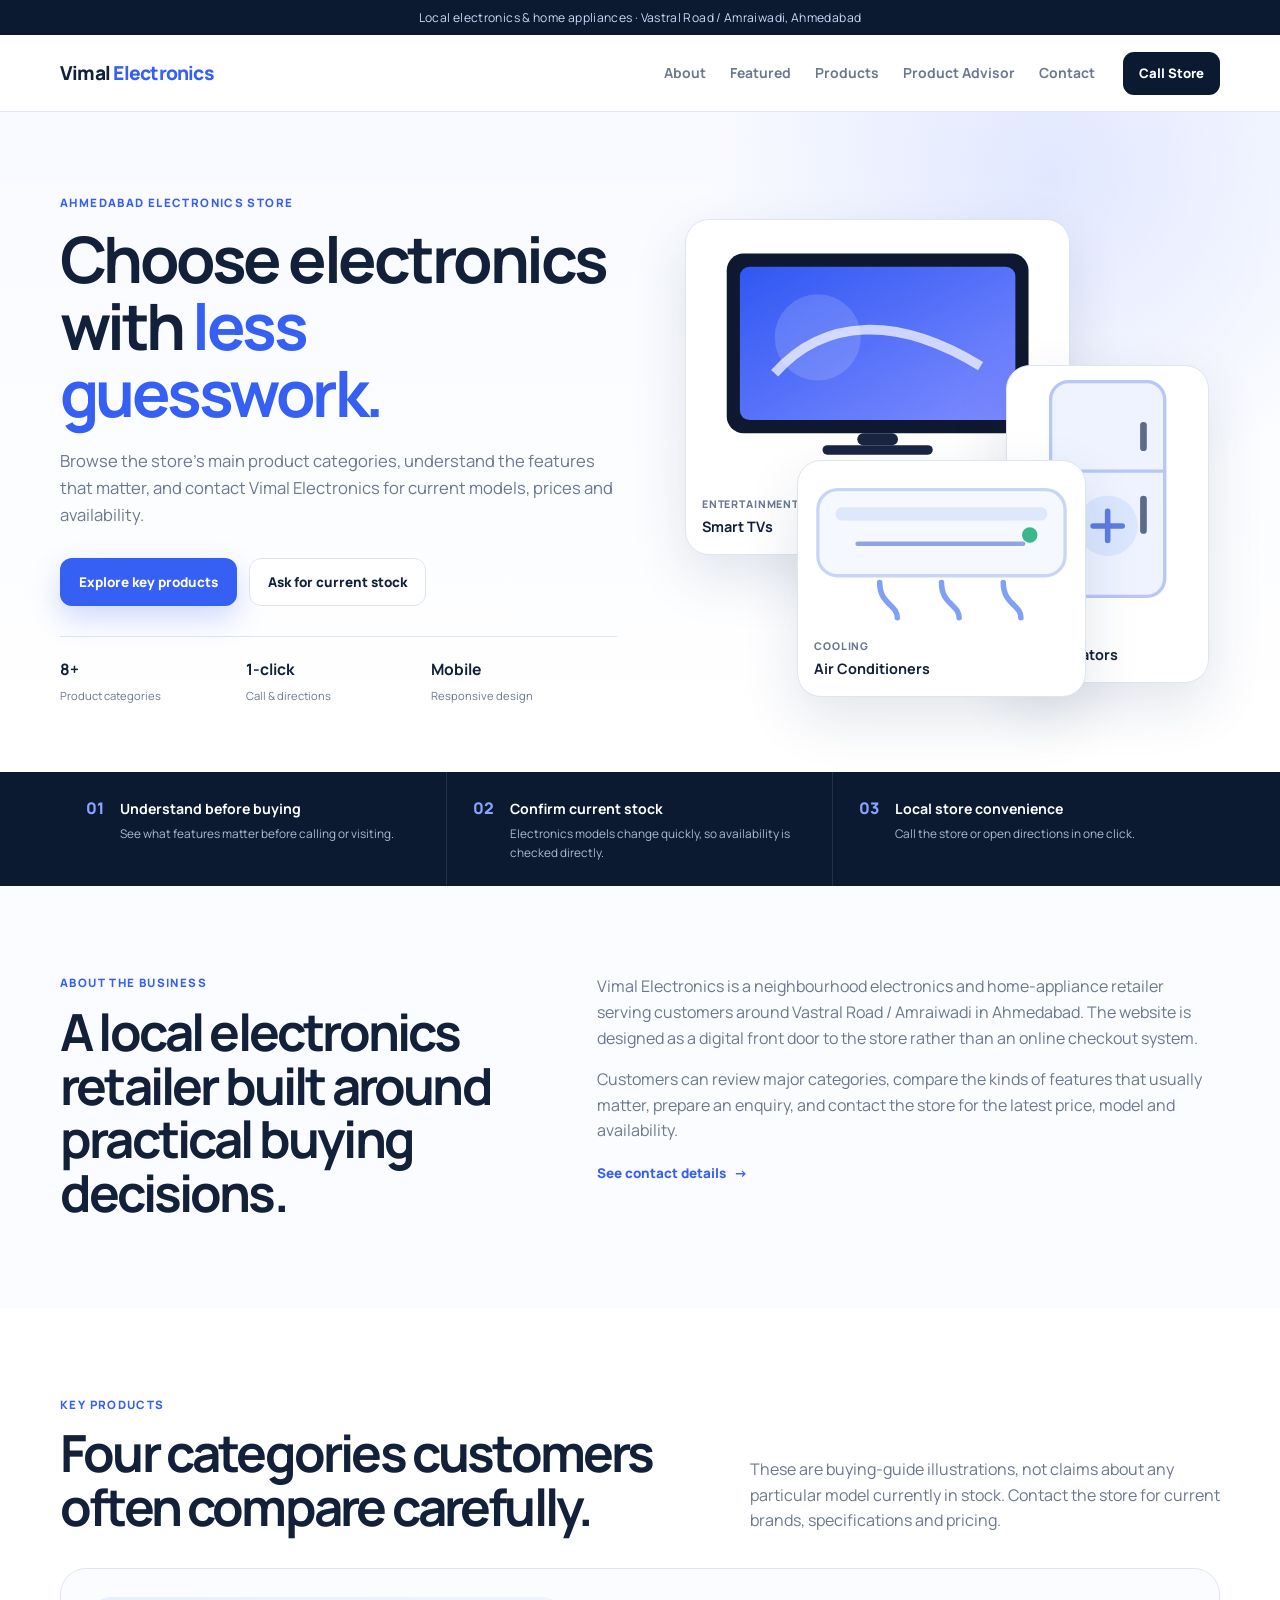
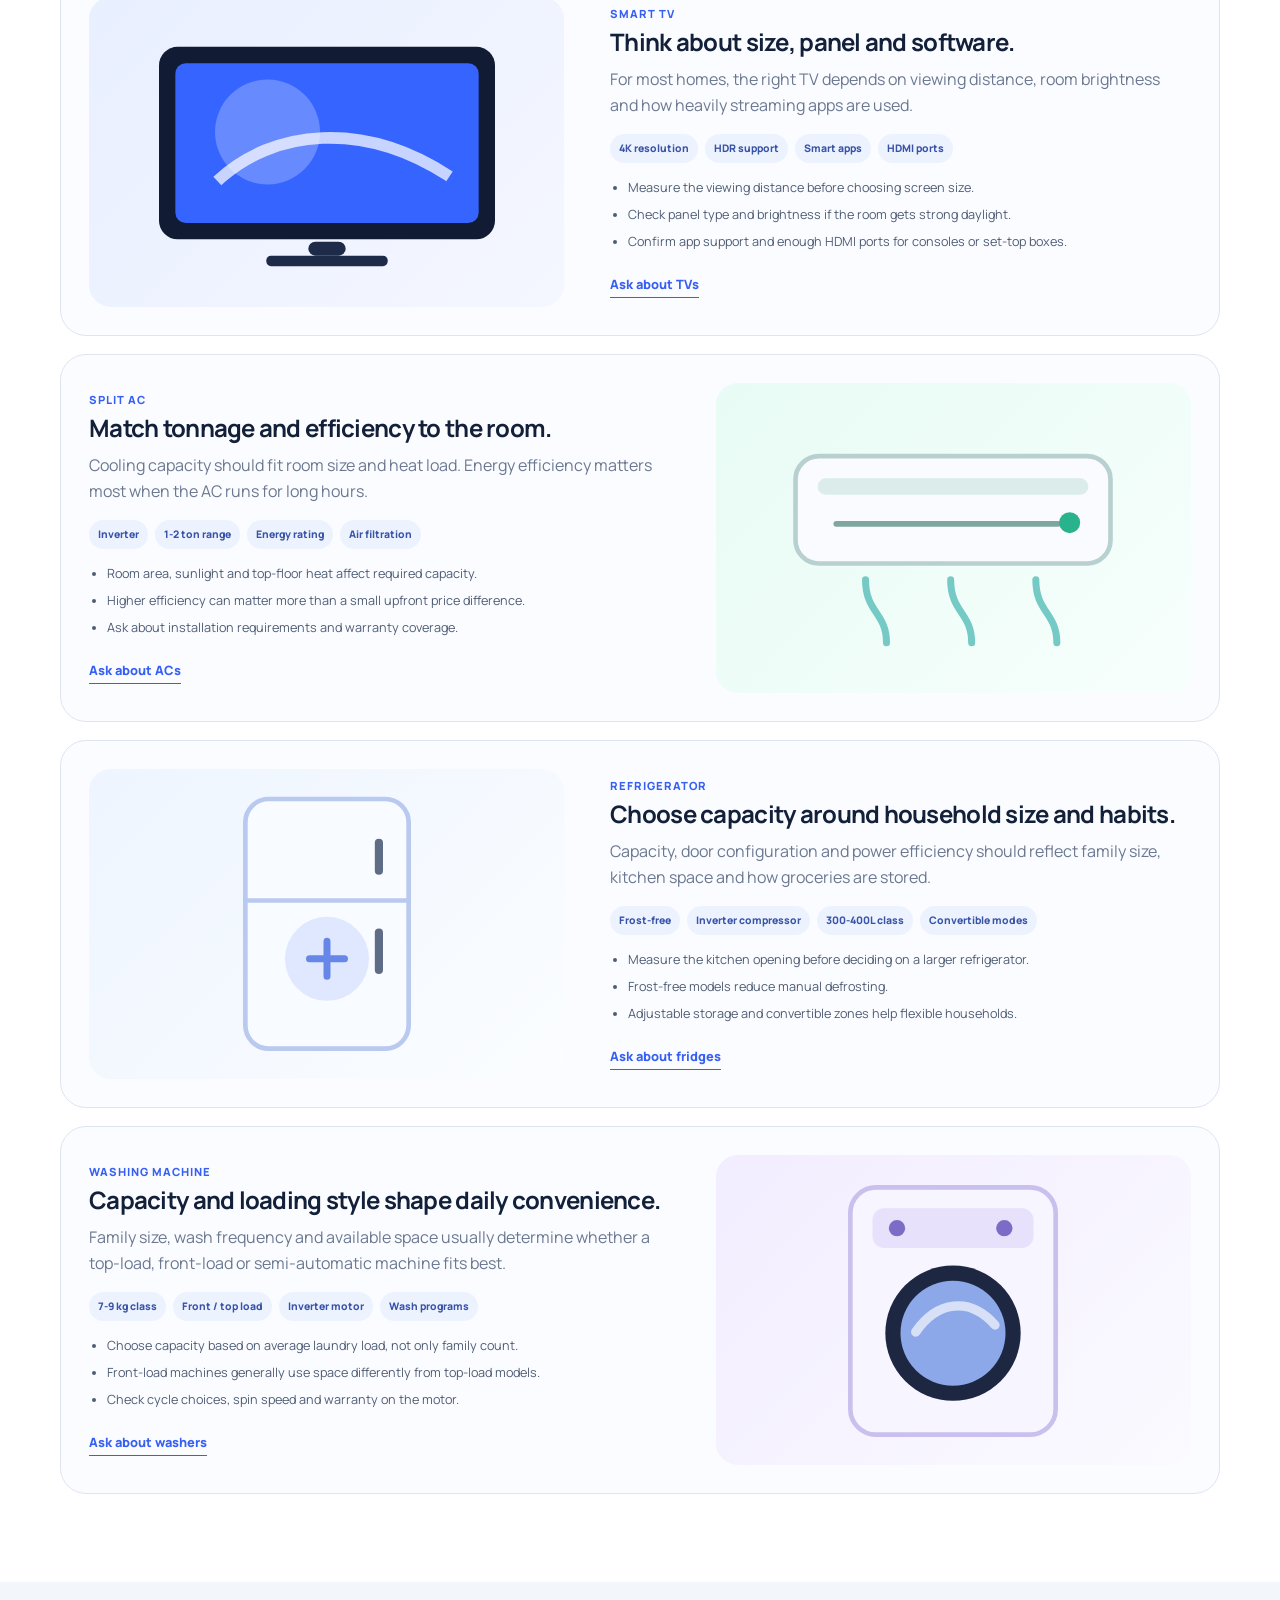
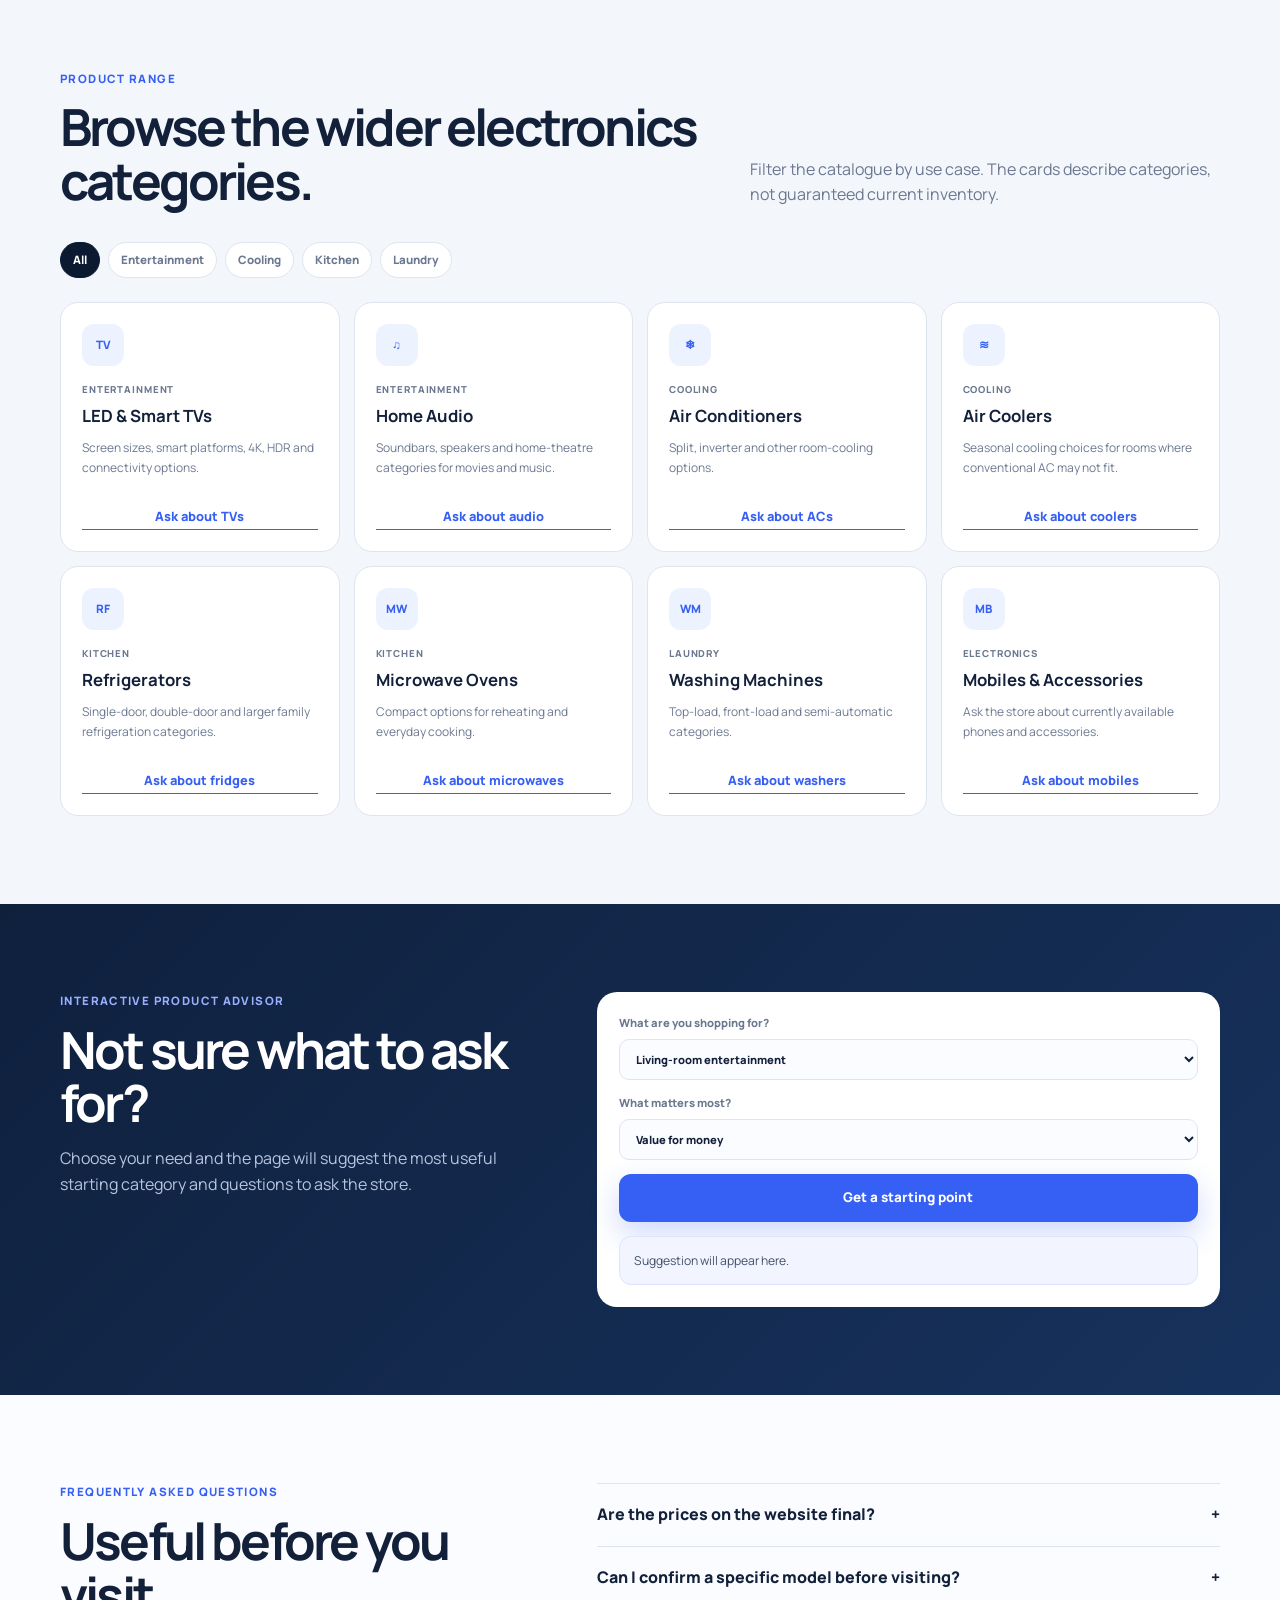
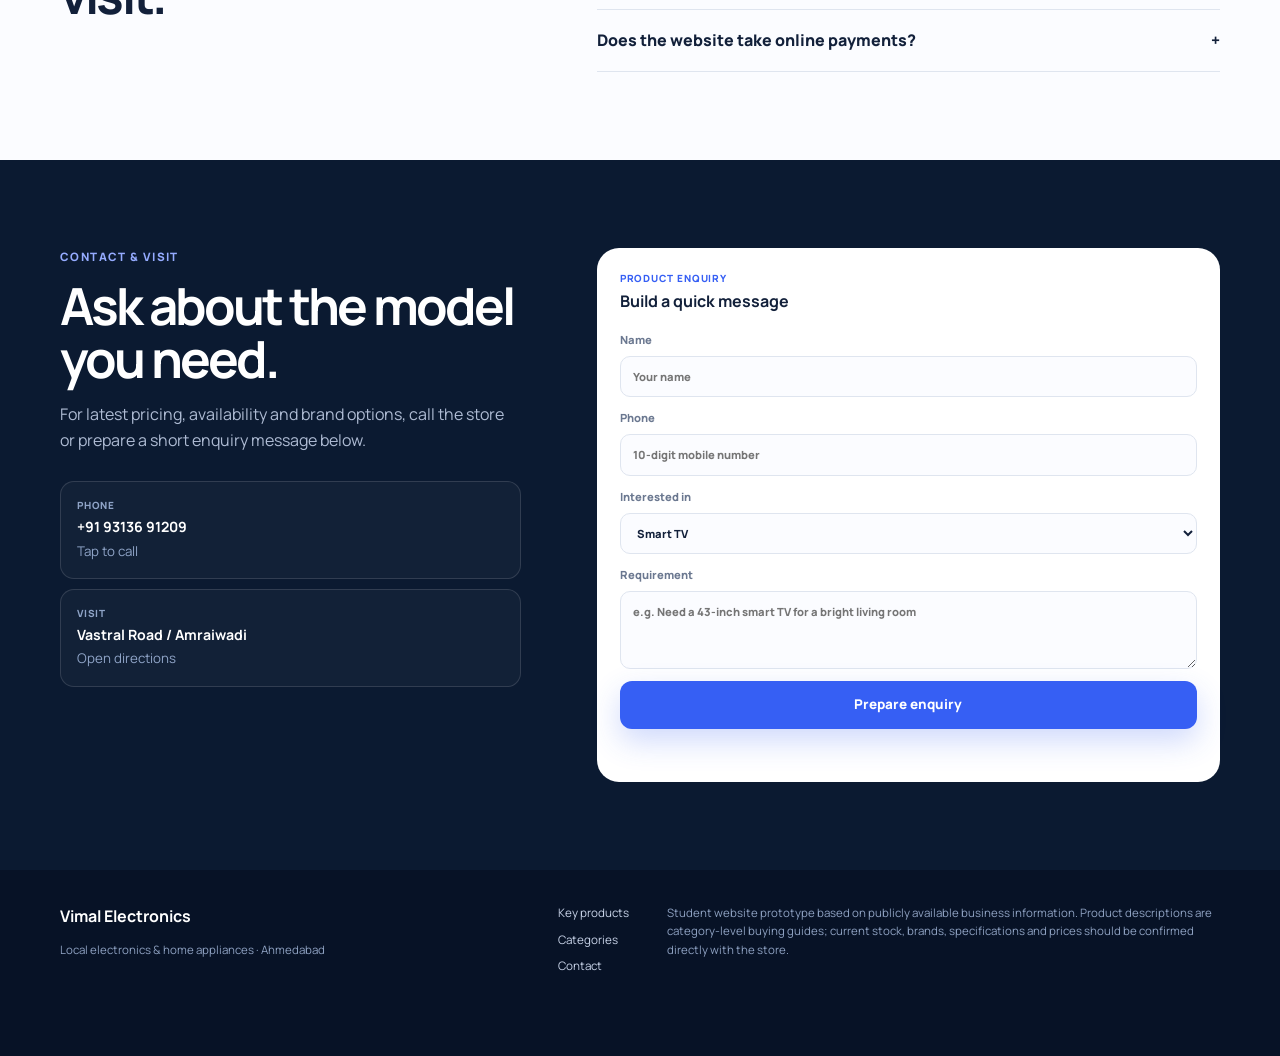
<file: index.html>
<!DOCTYPE html>
<html lang="en">
<head>
  <meta charset="UTF-8" />
  <meta name="viewport" content="width=device-width, initial-scale=1.0" />
  <meta name="description" content="Vimal Electronics - local electronics and home-appliance store in Ahmedabad." />
  <meta name="theme-color" content="#0c1b33" />
  <title>Vimal Electronics | Electronics & Home Appliances in Ahmedabad</title>
  <link rel="preconnect" href="https://fonts.googleapis.com" />
  <link rel="preconnect" href="https://fonts.gstatic.com" crossorigin />
  <link href="https://fonts.googleapis.com/css2?family=Manrope:wght@400;500;600;700;800&display=swap" rel="stylesheet" />
  <link rel="stylesheet" href="styles.css" />
</head>
<body>
  <header class="site-header" id="home">
    <div class="announcement">Local electronics & home appliances · Vastral Road / Amraiwadi, Ahmedabad</div>
    <nav class="nav container" aria-label="Main navigation">
      <a class="wordmark" href="#home">Vimal <span>Electronics</span></a>
      <button class="nav-toggle" id="navToggle" type="button" aria-label="Open navigation" aria-expanded="false">☰</button>
      <div class="nav-links" id="navLinks">
        <a href="#about">About</a>
        <a href="#featured">Featured</a>
        <a href="#products">Products</a>
        <a href="#advisor">Product Advisor</a>
        <a href="#contact">Contact</a>
      </div>
      <a class="nav-cta" href="tel:+919313691209">Call Store</a>
    </nav>
  </header>

  <main>
    <section class="hero">
      <div class="container hero-grid">
        <div class="hero-copy">
          <p class="eyebrow">Ahmedabad electronics store</p>
          <h1>Choose electronics with <em>less guesswork.</em></h1>
          <p class="hero-lede">Browse the store's main product categories, understand the features that matter, and contact Vimal Electronics for current models, prices and availability.</p>
          <div class="hero-actions">
            <a class="button primary" href="#featured">Explore key products</a>
            <a class="button secondary" href="#contact">Ask for current stock</a>
          </div>
          <div class="hero-proof">
            <div><strong>8+</strong><span>Product categories</span></div>
            <div><strong>1-click</strong><span>Call & directions</span></div>
            <div><strong>Mobile</strong><span>Responsive design</span></div>
          </div>
        </div>

        <div class="hero-showcase" aria-label="Illustration of home electronics">
          <div class="showcase-card tv-card">
            <svg viewBox="0 0 320 220" role="img" aria-label="Smart television illustration">
              <defs><linearGradient id="tvgrad" x1="0" y1="0" x2="1" y2="1"><stop offset="0" stop-color="#3057f3"/><stop offset="1" stop-color="#7e8cff"/></linearGradient></defs>
              <rect x="34" y="28" width="252" height="150" rx="14" fill="#0e1830"/>
              <rect x="45" y="39" width="230" height="128" rx="8" fill="url(#tvgrad)"/>
              <circle cx="110" cy="98" r="36" fill="#ffffff" opacity=".15"/>
              <path d="M74 128 C115 82, 176 79, 246 122" fill="none" stroke="#fff" stroke-width="8" opacity=".7"/>
              <rect x="143" y="178" width="34" height="10" rx="5" fill="#192541"/>
              <rect x="114" y="188" width="92" height="8" rx="4" fill="#192541"/>
            </svg>
            <div><span>Entertainment</span><strong>Smart TVs</strong></div>
          </div>
          <div class="showcase-card appliance-card">
            <svg viewBox="0 0 180 220" role="img" aria-label="Refrigerator illustration">
              <rect x="39" y="14" width="102" height="192" rx="16" fill="#eef3ff" stroke="#b7c7f7" stroke-width="3"/>
              <line x1="39" y1="94" x2="141" y2="94" stroke="#b7c7f7" stroke-width="3"/>
              <rect x="119" y="50" width="6" height="26" rx="3" fill="#5c6b87"/>
              <rect x="119" y="116" width="6" height="34" rx="3" fill="#5c6b87"/>
              <circle cx="90" cy="143" r="27" fill="#dbe7ff"/>
              <path d="M77 143h26M90 130v26" stroke="#5e7ce2" stroke-width="5" stroke-linecap="round"/>
            </svg>
            <div><span>Kitchen</span><strong>Refrigerators</strong></div>
          </div>
          <div class="showcase-card ac-card">
            <svg viewBox="0 0 260 150" role="img" aria-label="Air conditioner illustration">
              <rect x="18" y="26" width="224" height="78" rx="18" fill="#f6f8ff" stroke="#c9d5f4" stroke-width="3"/>
              <rect x="34" y="42" width="192" height="12" rx="6" fill="#dfe7fb"/>
              <path d="M54 75h150" stroke="#8fa5df" stroke-width="4" stroke-linecap="round"/>
              <path d="M74 110c0 20 16 20 16 32M130 110c0 20 16 20 16 32M186 110c0 20 16 20 16 32" fill="none" stroke="#4a78f3" stroke-width="5" stroke-linecap="round" opacity=".7"/>
              <circle cx="210" cy="67" r="7" fill="#38b88b"/>
            </svg>
            <div><span>Cooling</span><strong>Air Conditioners</strong></div>
          </div>
        </div>
      </div>
    </section>

    <section class="trust-strip">
      <div class="container trust-grid">
        <article><span>01</span><div><strong>Understand before buying</strong><p>See what features matter before calling or visiting.</p></div></article>
        <article><span>02</span><div><strong>Confirm current stock</strong><p>Electronics models change quickly, so availability is checked directly.</p></div></article>
        <article><span>03</span><div><strong>Local store convenience</strong><p>Call the store or open directions in one click.</p></div></article>
      </div>
    </section>

    <section class="section" id="about">
      <div class="container about-grid">
        <div>
          <p class="eyebrow">About the business</p>
          <h2>A local electronics retailer built around practical buying decisions.</h2>
        </div>
        <div class="about-copy">
          <p>Vimal Electronics is a neighbourhood electronics and home-appliance retailer serving customers around Vastral Road / Amraiwadi in Ahmedabad. The website is designed as a digital front door to the store rather than an online checkout system.</p>
          <p>Customers can review major categories, compare the kinds of features that usually matter, prepare an enquiry, and contact the store for the latest price, model and availability.</p>
          <a class="text-link" href="#contact">See contact details <span>→</span></a>
        </div>
      </div>
    </section>

    <section class="section featured-section" id="featured">
      <div class="container">
        <div class="section-heading">
          <div><p class="eyebrow">Key products</p><h2>Four categories customers often compare carefully.</h2></div>
          <p>These are buying-guide illustrations, not claims about any particular model currently in stock. Contact the store for current brands, specifications and pricing.</p>
        </div>

        <div class="featured-products">
          <article class="feature-product">
            <div class="product-illustration blue">
              <svg viewBox="0 0 360 250" aria-hidden="true">
                <rect x="36" y="35" width="288" height="165" rx="16" fill="#111b33"/>
                <rect x="50" y="49" width="260" height="137" rx="9" fill="#3664ff"/>
                <circle cx="129" cy="108" r="45" fill="#90aaff" opacity=".55"/>
                <path d="M86 150 C134 105, 212 98, 285 146" stroke="#fff" stroke-width="10" opacity=".72" fill="none"/>
                <rect x="164" y="202" width="32" height="12" rx="6" fill="#1d2a48"/>
                <rect x="128" y="214" width="104" height="9" rx="4" fill="#1d2a48"/>
              </svg>
            </div>
            <div class="feature-copy">
              <p class="mini-label">Smart TV</p><h3>Think about size, panel and software.</h3>
              <p>For most homes, the right TV depends on viewing distance, room brightness and how heavily streaming apps are used.</p>
              <div class="spec-chips"><span>4K resolution</span><span>HDR support</span><span>Smart apps</span><span>HDMI ports</span></div>
              <ul><li>Measure the viewing distance before choosing screen size.</li><li>Check panel type and brightness if the room gets strong daylight.</li><li>Confirm app support and enough HDMI ports for consoles or set-top boxes.</li></ul>
              <button class="inquiry-button" data-product="Smart TV" type="button">Ask about TVs</button>
            </div>
          </article>

          <article class="feature-product reverse">
            <div class="product-illustration mint">
              <svg viewBox="0 0 360 250" aria-hidden="true">
                <rect x="45" y="55" width="270" height="92" rx="20" fill="#f9fbff" stroke="#b8d1d0" stroke-width="4"/>
                <rect x="64" y="74" width="232" height="14" rx="7" fill="#dbecea"/>
                <path d="M80 113h190" stroke="#80a6a2" stroke-width="5" stroke-linecap="round"/>
                <circle cx="280" cy="112" r="9" fill="#28b38c"/>
                <path d="M105 161c0 28 18 28 18 54M178 161c0 28 18 28 18 54M251 161c0 28 18 28 18 54" stroke="#42b6b0" stroke-width="6" stroke-linecap="round" fill="none" opacity=".7"/>
              </svg>
            </div>
            <div class="feature-copy">
              <p class="mini-label">Split AC</p><h3>Match tonnage and efficiency to the room.</h3>
              <p>Cooling capacity should fit room size and heat load. Energy efficiency matters most when the AC runs for long hours.</p>
              <div class="spec-chips"><span>Inverter</span><span>1-2 ton range</span><span>Energy rating</span><span>Air filtration</span></div>
              <ul><li>Room area, sunlight and top-floor heat affect required capacity.</li><li>Higher efficiency can matter more than a small upfront price difference.</li><li>Ask about installation requirements and warranty coverage.</li></ul>
              <button class="inquiry-button" data-product="Air Conditioner" type="button">Ask about ACs</button>
            </div>
          </article>

          <article class="feature-product">
            <div class="product-illustration ice">
              <svg viewBox="0 0 360 250" aria-hidden="true">
                <rect x="110" y="18" width="140" height="214" rx="20" fill="#f8fbff" stroke="#b9c9ef" stroke-width="4"/>
                <line x1="110" y1="105" x2="250" y2="105" stroke="#b9c9ef" stroke-width="4"/>
                <rect x="221" y="52" width="7" height="31" rx="3.5" fill="#5f6c86"/>
                <rect x="221" y="129" width="7" height="39" rx="3.5" fill="#5f6c86"/>
                <circle cx="180" cy="155" r="36" fill="#dfe8ff"/>
                <path d="M165 155h30M180 140v30" stroke="#6687e8" stroke-width="6" stroke-linecap="round"/>
              </svg>
            </div>
            <div class="feature-copy">
              <p class="mini-label">Refrigerator</p><h3>Choose capacity around household size and habits.</h3>
              <p>Capacity, door configuration and power efficiency should reflect family size, kitchen space and how groceries are stored.</p>
              <div class="spec-chips"><span>Frost-free</span><span>Inverter compressor</span><span>300-400L class</span><span>Convertible modes</span></div>
              <ul><li>Measure the kitchen opening before deciding on a larger refrigerator.</li><li>Frost-free models reduce manual defrosting.</li><li>Adjustable storage and convertible zones help flexible households.</li></ul>
              <button class="inquiry-button" data-product="Refrigerator" type="button">Ask about fridges</button>
            </div>
          </article>

          <article class="feature-product reverse">
            <div class="product-illustration lavender">
              <svg viewBox="0 0 360 250" aria-hidden="true">
                <rect x="92" y="20" width="176" height="212" rx="22" fill="#f7f5ff" stroke="#c9c0ee" stroke-width="4"/>
                <rect x="111" y="38" width="138" height="34" rx="10" fill="#e7e1fb"/>
                <circle cx="132" cy="55" r="7" fill="#7c6cc6"/>
                <circle cx="224" cy="55" r="7" fill="#7c6cc6"/>
                <circle cx="180" cy="145" r="58" fill="#1d2741"/>
                <circle cx="180" cy="145" r="45" fill="#8ca8e8"/>
                <path d="M148 144c18-26 46-31 68-6" stroke="#fff" stroke-width="8" fill="none" opacity=".65" stroke-linecap="round"/>
              </svg>
            </div>
            <div class="feature-copy">
              <p class="mini-label">Washing Machine</p><h3>Capacity and loading style shape daily convenience.</h3>
              <p>Family size, wash frequency and available space usually determine whether a top-load, front-load or semi-automatic machine fits best.</p>
              <div class="spec-chips"><span>7-9 kg class</span><span>Front / top load</span><span>Inverter motor</span><span>Wash programs</span></div>
              <ul><li>Choose capacity based on average laundry load, not only family count.</li><li>Front-load machines generally use space differently from top-load models.</li><li>Check cycle choices, spin speed and warranty on the motor.</li></ul>
              <button class="inquiry-button" data-product="Washing Machine" type="button">Ask about washers</button>
            </div>
          </article>
        </div>
      </div>
    </section>

    <section class="section section-soft" id="products">
      <div class="container">
        <div class="section-heading">
          <div><p class="eyebrow">Product range</p><h2>Browse the wider electronics categories.</h2></div>
          <p>Filter the catalogue by use case. The cards describe categories, not guaranteed current inventory.</p>
        </div>
        <div class="filter-row" role="group" aria-label="Product category filters">
          <button class="filter active" data-filter="all" type="button">All</button>
          <button class="filter" data-filter="entertainment" type="button">Entertainment</button>
          <button class="filter" data-filter="cooling" type="button">Cooling</button>
          <button class="filter" data-filter="kitchen" type="button">Kitchen</button>
          <button class="filter" data-filter="laundry" type="button">Laundry</button>
        </div>
        <div class="product-grid" id="productGrid">
          <article class="product-card" data-category="entertainment"><span class="card-icon">TV</span><span class="category-tag">Entertainment</span><h3>LED & Smart TVs</h3><p>Screen sizes, smart platforms, 4K, HDR and connectivity options.</p><button class="inquiry-button" data-product="LED & Smart TVs" type="button">Ask about TVs</button></article>
          <article class="product-card" data-category="entertainment"><span class="card-icon">♫</span><span class="category-tag">Entertainment</span><h3>Home Audio</h3><p>Soundbars, speakers and home-theatre categories for movies and music.</p><button class="inquiry-button" data-product="Home Audio" type="button">Ask about audio</button></article>
          <article class="product-card" data-category="cooling"><span class="card-icon">❄</span><span class="category-tag">Cooling</span><h3>Air Conditioners</h3><p>Split, inverter and other room-cooling options.</p><button class="inquiry-button" data-product="Air Conditioners" type="button">Ask about ACs</button></article>
          <article class="product-card" data-category="cooling"><span class="card-icon">≋</span><span class="category-tag">Cooling</span><h3>Air Coolers</h3><p>Seasonal cooling choices for rooms where conventional AC may not fit.</p><button class="inquiry-button" data-product="Air Coolers" type="button">Ask about coolers</button></article>
          <article class="product-card" data-category="kitchen"><span class="card-icon">RF</span><span class="category-tag">Kitchen</span><h3>Refrigerators</h3><p>Single-door, double-door and larger family refrigeration categories.</p><button class="inquiry-button" data-product="Refrigerators" type="button">Ask about fridges</button></article>
          <article class="product-card" data-category="kitchen"><span class="card-icon">MW</span><span class="category-tag">Kitchen</span><h3>Microwave Ovens</h3><p>Compact options for reheating and everyday cooking.</p><button class="inquiry-button" data-product="Microwave Ovens" type="button">Ask about microwaves</button></article>
          <article class="product-card" data-category="laundry"><span class="card-icon">WM</span><span class="category-tag">Laundry</span><h3>Washing Machines</h3><p>Top-load, front-load and semi-automatic categories.</p><button class="inquiry-button" data-product="Washing Machines" type="button">Ask about washers</button></article>
          <article class="product-card" data-category="entertainment"><span class="card-icon">MB</span><span class="category-tag">Electronics</span><h3>Mobiles & Accessories</h3><p>Ask the store about currently available phones and accessories.</p><button class="inquiry-button" data-product="Mobiles & Accessories" type="button">Ask about mobiles</button></article>
        </div>
      </div>
    </section>

    <section class="section advisor-section" id="advisor">
      <div class="container advisor-grid">
        <div>
          <p class="eyebrow">Interactive product advisor</p>
          <h2>Not sure what to ask for?</h2>
          <p>Choose your need and the page will suggest the most useful starting category and questions to ask the store.</p>
        </div>
        <form class="advisor-card" id="advisorForm">
          <label>What are you shopping for?
            <select id="advisorNeed"><option value="living-room">Living-room entertainment</option><option value="cooling">Room cooling</option><option value="food-storage">Food storage</option><option value="laundry">Laundry</option></select>
          </label>
          <label>What matters most?
            <select id="advisorPriority"><option value="value">Value for money</option><option value="efficiency">Energy efficiency</option><option value="features">More features</option><option value="space">Compact size</option></select>
          </label>
          <button class="button primary full" type="submit">Get a starting point</button>
          <div class="advisor-result" id="advisorResult" aria-live="polite"><span>Suggestion will appear here.</span></div>
        </form>
      </div>
    </section>

    <section class="section faq-section">
      <div class="container faq-grid">
        <div><p class="eyebrow">Frequently asked questions</p><h2>Useful before you visit.</h2></div>
        <div class="accordion" id="faqAccordion">
          <article><button type="button" aria-expanded="false">Are the prices on the website final?<span>+</span></button><div><p>No. The site intentionally does not publish fixed prices because electronics prices and available models change. Call the store for current quotations.</p></div></article>
          <article><button type="button" aria-expanded="false">Can I confirm a specific model before visiting?<span>+</span></button><div><p>Yes. Use the enquiry builder or call the store and mention the category, preferred size/capacity and any must-have feature.</p></div></article>
          <article><button type="button" aria-expanded="false">Does the website take online payments?<span>+</span></button><div><p>No. This project is designed as a showcase and enquiry website for a local retailer, not an e-commerce checkout system.</p></div></article>
        </div>
      </div>
    </section>

    <section class="section contact-section" id="contact">
      <div class="container contact-grid">
        <div>
          <p class="eyebrow light">Contact & visit</p>
          <h2>Ask about the model you need.</h2>
          <p class="contact-lede">For latest pricing, availability and brand options, call the store or prepare a short enquiry message below.</p>
          <div class="contact-cards">
            <a href="tel:+919313691209"><span>Phone</span><strong>+91 93136 91209</strong><small>Tap to call</small></a>
            <a href="https://www.google.com/maps/search/?api=1&query=Vimal+Electronics+Bhagatbapa+Nagar+Vastral+Road+Ahmedabad" target="_blank" rel="noreferrer"><span>Visit</span><strong>Vastral Road / Amraiwadi</strong><small>Open directions</small></a>
          </div>
        </div>
        <form class="enquiry-form" id="enquiryForm">
          <div class="form-head"><span>Product enquiry</span><strong>Build a quick message</strong></div>
          <label>Name<input id="customerName" type="text" placeholder="Your name" required /></label>
          <label>Phone<input id="customerPhone" type="tel" placeholder="10-digit mobile number" pattern="[0-9]{10}" required /></label>
          <label>Interested in<select id="productInterest"><option>Smart TV</option><option>Air Conditioner</option><option>Refrigerator</option><option>Washing Machine</option><option>Air Cooler</option><option>Microwave Oven</option><option>Home Audio</option><option>Mobiles & Accessories</option><option>Other electronics</option></select></label>
          <label>Requirement<textarea id="customerMessage" rows="3" placeholder="e.g. Need a 43-inch smart TV for a bright living room"></textarea></label>
          <button class="button primary full" type="submit">Prepare enquiry</button>
          <p class="form-status" id="formStatus" role="status" aria-live="polite"></p>
        </form>
      </div>
    </section>
  </main>

  <div class="enquiry-modal" id="enquiryModal" aria-hidden="true">
    <div class="modal-backdrop" data-close-modal></div>
    <div class="modal-card" role="dialog" aria-modal="true" aria-labelledby="modalTitle">
      <button class="modal-close" type="button" data-close-modal aria-label="Close enquiry">×</button>
      <p class="eyebrow">Enquiry ready</p><h2 id="modalTitle">Your message</h2>
      <p>Copy this message and call the store. The website does not send customer data to a server.</p>
      <textarea id="preparedMessage" rows="7" readonly></textarea>
      <div class="modal-actions"><button class="button primary" id="copyMessage" type="button">Copy message</button><a class="button secondary" href="tel:+919313691209">Call store</a></div>
    </div>
  </div>

  <div class="mobile-cta"><a href="tel:+919313691209">Call Store</a><a href="#contact">Enquire</a></div>

  <footer class="footer">
    <div class="container footer-grid">
      <div><strong>Vimal Electronics</strong><p>Local electronics & home appliances · Ahmedabad</p></div>
      <div><a href="#featured">Key products</a><a href="#products">Categories</a><a href="#contact">Contact</a></div>
      <p class="prototype-note">Student website prototype based on publicly available business information. Product descriptions are category-level buying guides; current stock, brands, specifications and prices should be confirmed directly with the store.</p>
    </div>
  </footer>
  <script src="script.js"></script>
</body>
</html>
</file>
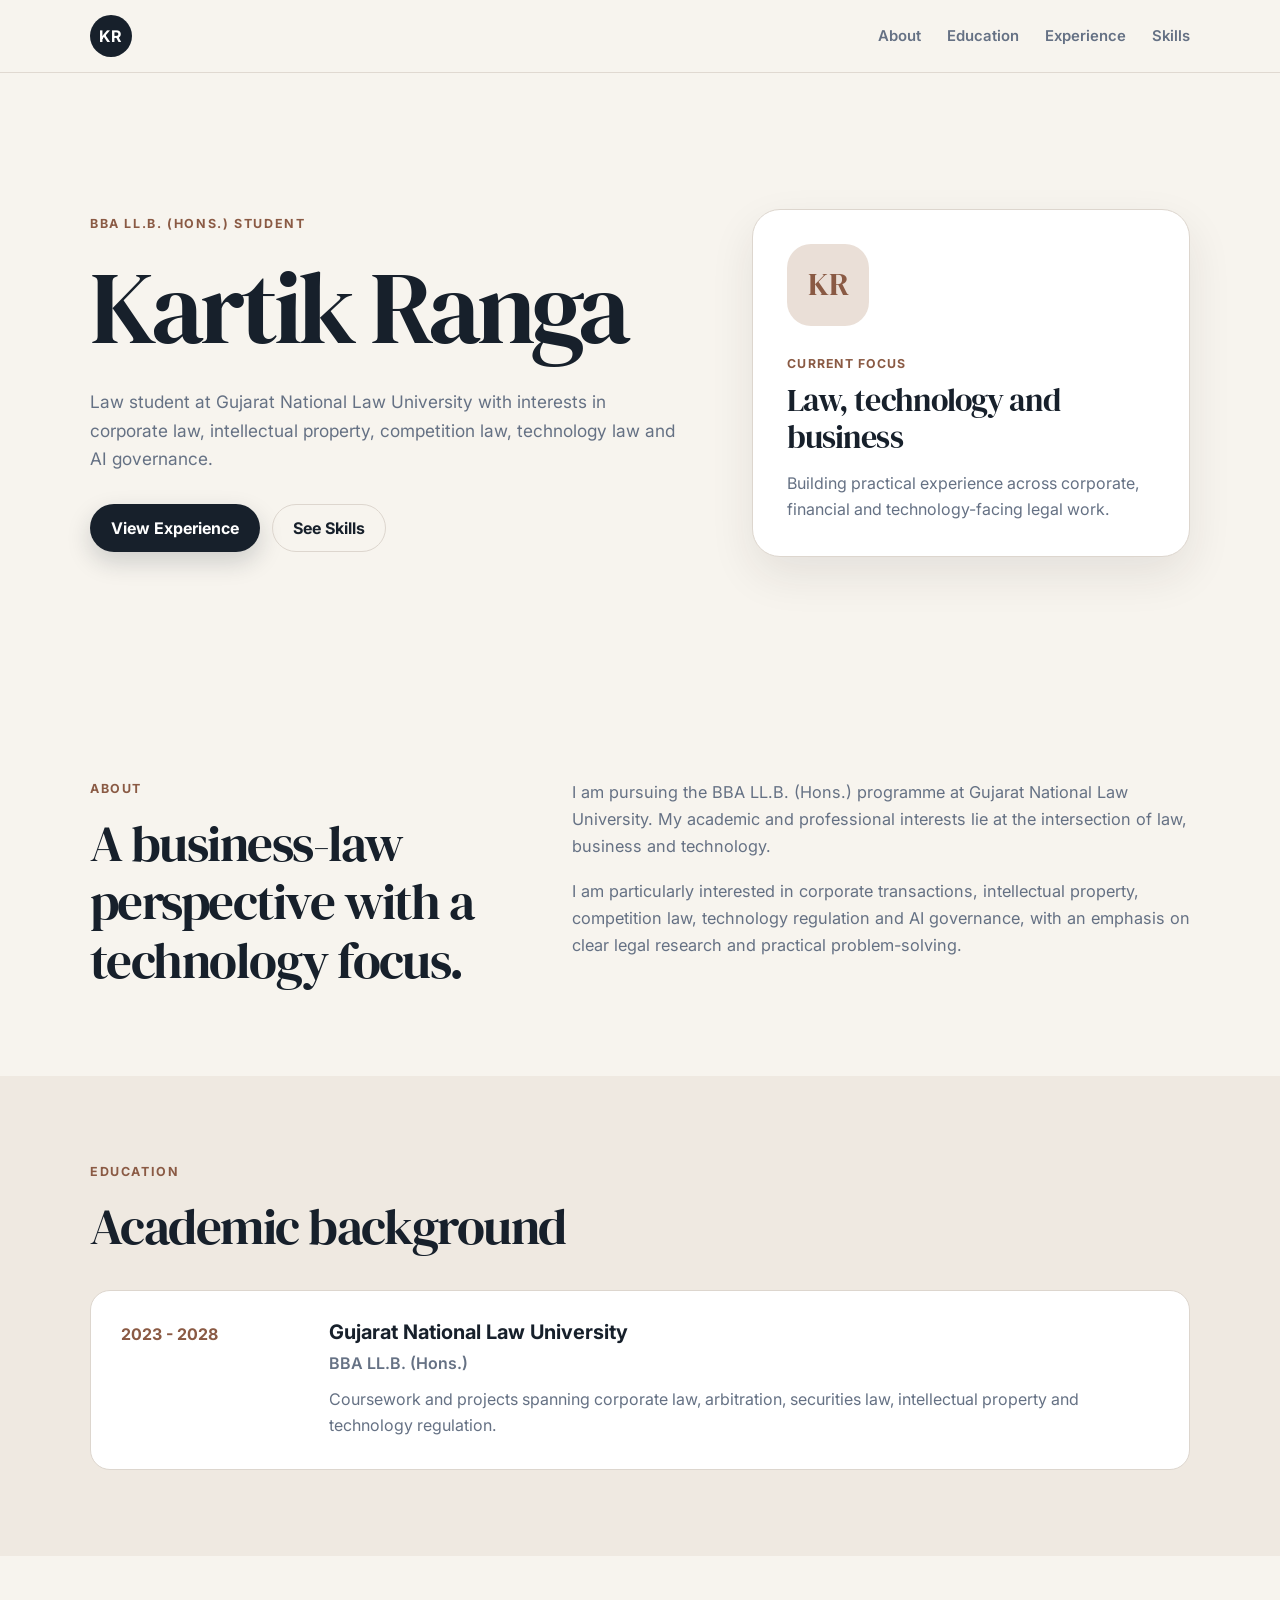
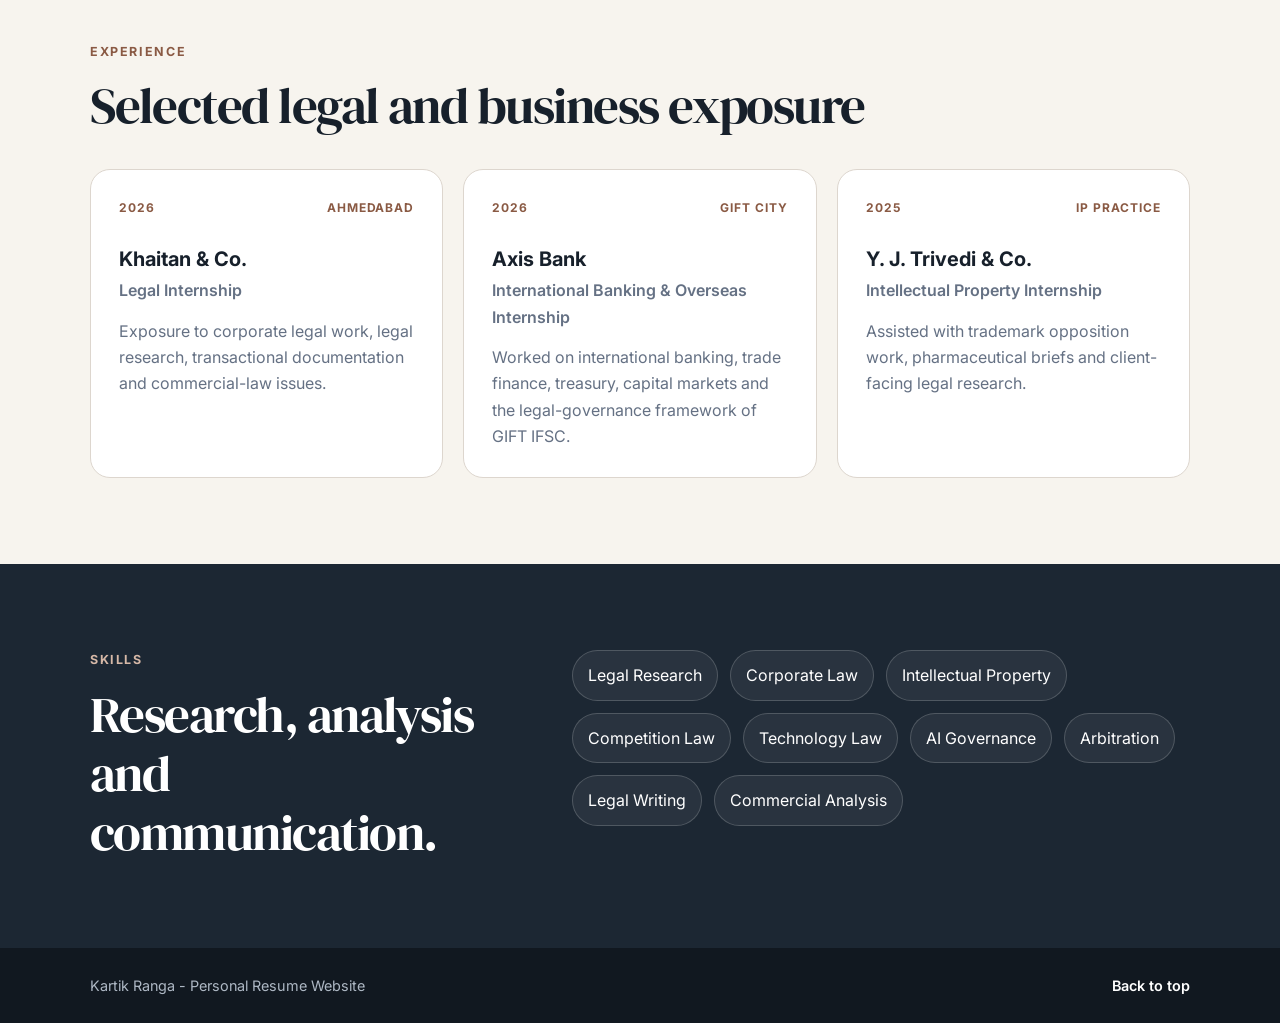
<file: resume-site/index.html>
<!DOCTYPE html>
<html lang="en">
<head>
  <meta charset="UTF-8" />
  <meta name="viewport" content="width=device-width, initial-scale=1.0" />
  <meta name="description" content="Kartik Ranga - law student resume website" />
  <title>Kartik Ranga | Resume</title>
  <link rel="preconnect" href="https://fonts.googleapis.com" />
  <link rel="preconnect" href="https://fonts.gstatic.com" crossorigin />
  <link href="https://fonts.googleapis.com/css2?family=DM+Serif+Display&family=Inter:wght@400;500;600;700&display=swap" rel="stylesheet" />
  <link rel="stylesheet" href="styles.css" />
</head>
<body>
  <header class="site-header">
    <nav class="navbar container" aria-label="Primary navigation">
      <a class="brand" href="#home">KR</a>
      <div class="nav-links">
        <a href="#about">About</a>
        <a href="#education">Education</a>
        <a href="#experience">Experience</a>
        <a href="#skills">Skills</a>
      </div>
    </nav>
  </header>

  <main id="home">
    <section class="hero section-pad">
      <div class="container hero-grid">
        <div class="hero-copy">
          <p class="eyebrow">BBA LL.B. (Hons.) Student</p>
          <h1>Kartik Ranga</h1>
          <p class="hero-text">
            Law student at Gujarat National Law University with interests in corporate law,
            intellectual property, competition law, technology law and AI governance.
          </p>
          <div class="hero-actions">
            <a class="button primary" href="#experience">View Experience</a>
            <a class="button secondary" href="#skills">See Skills</a>
          </div>
        </div>

        <aside class="profile-card" aria-label="Profile summary">
          <div class="initials">KR</div>
          <div>
            <p class="card-label">Current focus</p>
            <h2>Law, technology and business</h2>
            <p>Building practical experience across corporate, financial and technology-facing legal work.</p>
          </div>
        </aside>
      </div>
    </section>

    <section class="section-pad" id="about">
      <div class="container split-section">
        <div>
          <p class="eyebrow">About</p>
          <h2>A business-law perspective with a technology focus.</h2>
        </div>
        <div class="body-copy">
          <p>
            I am pursuing the BBA LL.B. (Hons.) programme at Gujarat National Law University.
            My academic and professional interests lie at the intersection of law, business and technology.
          </p>
          <p>
            I am particularly interested in corporate transactions, intellectual property, competition law,
            technology regulation and AI governance, with an emphasis on clear legal research and practical problem-solving.
          </p>
        </div>
      </div>
    </section>

    <section class="section-pad soft-section" id="education">
      <div class="container">
        <div class="section-heading">
          <p class="eyebrow">Education</p>
          <h2>Academic background</h2>
        </div>
        <article class="timeline-card">
          <div class="timeline-year">2023 - 2028</div>
          <div>
            <h3>Gujarat National Law University</h3>
            <p class="subtle">BBA LL.B. (Hons.)</p>
            <p>Coursework and projects spanning corporate law, arbitration, securities law, intellectual property and technology regulation.</p>
          </div>
        </article>
      </div>
    </section>

    <section class="section-pad" id="experience">
      <div class="container">
        <div class="section-heading">
          <p class="eyebrow">Experience</p>
          <h2>Selected legal and business exposure</h2>
        </div>

        <div class="card-grid">
          <article class="experience-card">
            <div class="card-topline">
              <span>2026</span>
              <span>Ahmedabad</span>
            </div>
            <h3>Khaitan & Co.</h3>
            <p class="role">Legal Internship</p>
            <p>Exposure to corporate legal work, legal research, transactional documentation and commercial-law issues.</p>
          </article>

          <article class="experience-card">
            <div class="card-topline">
              <span>2026</span>
              <span>GIFT City</span>
            </div>
            <h3>Axis Bank</h3>
            <p class="role">International Banking & Overseas Internship</p>
            <p>Worked on international banking, trade finance, treasury, capital markets and the legal-governance framework of GIFT IFSC.</p>
          </article>

          <article class="experience-card">
            <div class="card-topline">
              <span>2025</span>
              <span>IP Practice</span>
            </div>
            <h3>Y. J. Trivedi & Co.</h3>
            <p class="role">Intellectual Property Internship</p>
            <p>Assisted with trademark opposition work, pharmaceutical briefs and client-facing legal research.</p>
          </article>
        </div>
      </div>
    </section>

    <section class="section-pad dark-section" id="skills">
      <div class="container skills-grid">
        <div>
          <p class="eyebrow light">Skills</p>
          <h2>Research, analysis and communication.</h2>
        </div>
        <div class="skill-cloud" aria-label="Skills list">
          <span>Legal Research</span>
          <span>Corporate Law</span>
          <span>Intellectual Property</span>
          <span>Competition Law</span>
          <span>Technology Law</span>
          <span>AI Governance</span>
          <span>Arbitration</span>
          <span>Legal Writing</span>
          <span>Commercial Analysis</span>
        </div>
      </div>
    </section>
  </main>

  <footer class="footer">
    <div class="container footer-inner">
      <p>Kartik Ranga - Personal Resume Website</p>
      <a href="#home">Back to top</a>
    </div>
  </footer>
</body>
</html>
</file>
<file: styles.css>
:root{--navy:#0b1a31;--navy-2:#132746;--blue:#365ff4;--blue-2:#6f87ff;--sky:#eef3ff;--paper:#fbfcff;--white:#fff;--ink:#12203a;--muted:#6b7890;--line:#dfe5ef;--green:#1d9a76;--shadow:0 22px 55px rgba(25,48,91,.12);--radius:22px}*{box-sizing:border-box}html{scroll-behavior:smooth}body{margin:0;font-family:"Manrope",Arial,sans-serif;background:var(--paper);color:var(--ink);line-height:1.6}a{text-decoration:none;color:inherit}button,input,select,textarea{font:inherit}.container{width:min(1160px,calc(100% - 40px));margin:auto}.announcement{background:var(--navy);color:#cbd8f6;text-align:center;font-size:.76rem;padding:8px 16px;letter-spacing:.03em}.site-header{position:sticky;top:0;z-index:80;background:rgba(255,255,255,.94);backdrop-filter:blur(14px);border-bottom:1px solid rgba(223,229,239,.9)}.nav{min-height:76px;display:flex;align-items:center;gap:28px}.wordmark{font-weight:800;font-size:1.2rem;letter-spacing:-.04em}.wordmark span{color:var(--blue)}.nav-links{display:flex;align-items:center;gap:24px;margin-left:auto}.nav-links a{font-size:.87rem;color:var(--muted);font-weight:700}.nav-links a:hover{color:var(--blue)}.nav-cta{padding:11px 16px;border-radius:11px;background:var(--navy);color:#fff;font-weight:800;font-size:.82rem}.nav-toggle{display:none;border:1px solid var(--line);background:#fff;border-radius:10px;width:42px;height:42px}.hero{padding:82px 0 64px;background:radial-gradient(circle at 82% 10%,rgba(82,116,255,.14),transparent 28%),linear-gradient(180deg,#f8faff 0%,#fff 100%)}.hero-grid{display:grid;grid-template-columns:1.02fr .98fr;gap:68px;align-items:center}.eyebrow{margin:0 0 12px;color:var(--blue);font-weight:800;text-transform:uppercase;letter-spacing:.12em;font-size:.72rem}.hero h1,.section h2{font-size:clamp(2.2rem,5vw,4.9rem);line-height:1.05;letter-spacing:-.055em;margin:0}.hero h1 em{font-style:normal;color:var(--blue)}.hero-lede{font-size:1.04rem;color:var(--muted);max-width:650px;margin:22px 0 0}.hero-actions{display:flex;gap:12px;flex-wrap:wrap;margin:30px 0}.button{display:inline-flex;align-items:center;justify-content:center;min-height:48px;padding:0 18px;border-radius:12px;border:1px solid transparent;font-weight:800;font-size:.84rem;cursor:pointer}.button.primary{background:var(--blue);color:#fff;box-shadow:0 12px 30px rgba(54,95,244,.24)}.button.primary:hover{background:#244bd9}.button.secondary{background:#fff;border-color:var(--line);color:var(--ink)}.button.full{width:100%}.hero-proof{display:grid;grid-template-columns:repeat(3,1fr);max-width:600px;border-top:1px solid var(--line);padding-top:20px}.hero-proof div{padding-right:18px}.hero-proof strong{display:block;font-size:.98rem}.hero-proof span{color:var(--muted);font-size:.7rem}.hero-showcase{position:relative;min-height:500px}.showcase-card{position:absolute;background:#fff;border:1px solid var(--line);border-radius:24px;box-shadow:var(--shadow);overflow:hidden}.showcase-card svg{display:block;width:100%;height:auto}.showcase-card div{padding:12px 16px 16px;display:grid;gap:2px}.showcase-card span{color:var(--muted);font-size:.66rem;text-transform:uppercase;letter-spacing:.08em;font-weight:800}.showcase-card strong{font-size:.9rem}.tv-card{width:72%;top:18px;left:0}.appliance-card{width:38%;right:2%;top:164px}.ac-card{width:54%;left:21%;bottom:4px}.trust-strip{background:var(--navy);color:#fff}.trust-grid{display:grid;grid-template-columns:repeat(3,1fr);gap:0}.trust-grid article{display:flex;gap:16px;padding:24px 26px;border-right:1px solid rgba(255,255,255,.1)}.trust-grid article:last-child{border-right:0}.trust-grid article>span{color:#8ca2ff;font-weight:800}.trust-grid strong{font-size:.88rem}.trust-grid p{margin:3px 0 0;color:#aebbd3;font-size:.74rem}.section{padding:88px 0}.about-grid,.advisor-grid,.faq-grid,.contact-grid{display:grid;grid-template-columns:.85fr 1.15fr;gap:76px;align-items:start}.section h2{font-size:clamp(2rem,4vw,3.35rem)}.about-copy p{margin-top:0;color:var(--muted)}.text-link{display:inline-flex;gap:8px;align-items:center;color:var(--blue);font-weight:800;font-size:.84rem}.section-heading{display:flex;justify-content:space-between;gap:44px;align-items:end;margin-bottom:34px}.section-heading>div{max-width:650px}.section-heading>p{max-width:470px;color:var(--muted);margin:0}.featured-section{background:#fff}.featured-products{display:grid;gap:18px}.feature-product{display:grid;grid-template-columns:.9fr 1.1fr;gap:46px;align-items:center;padding:28px;border:1px solid var(--line);border-radius:26px;background:#fbfcff}.feature-product.reverse{grid-template-columns:1.1fr .9fr}.feature-product.reverse .product-illustration{order:2}.feature-product.reverse .feature-copy{order:1}.product-illustration{min-height:310px;border-radius:22px;display:grid;place-items:center;overflow:hidden}.product-illustration svg{width:min(90%,420px)}.product-illustration.blue{background:linear-gradient(135deg,#e8efff,#f5f7ff)}.product-illustration.mint{background:linear-gradient(135deg,#e8fbf5,#f7fffc)}.product-illustration.ice{background:linear-gradient(135deg,#eef5ff,#fbfdff)}.product-illustration.lavender{background:linear-gradient(135deg,#f2edff,#fbfaff)}.mini-label{margin:0 0 5px;color:var(--blue);font-size:.7rem;text-transform:uppercase;letter-spacing:.09em;font-weight:800}.feature-copy h3{font-size:1.5rem;line-height:1.2;letter-spacing:-.03em;margin:0 0 10px}.feature-copy>p:not(.mini-label){color:var(--muted);margin:0 0 16px}.spec-chips{display:flex;gap:7px;flex-wrap:wrap;margin-bottom:15px}.spec-chips span{padding:6px 9px;border-radius:999px;background:#edf2ff;color:#3854a8;font-size:.65rem;font-weight:800}.feature-copy ul{margin:0 0 18px;padding-left:18px;color:#4f5d74;font-size:.79rem}.feature-copy li{margin:7px 0}.inquiry-button{border:0;border-bottom:1px solid var(--blue);padding:0 0 3px;background:transparent;color:var(--blue);font-weight:800;font-size:.8rem;cursor:pointer}.section-soft{background:#f3f6fb}.filter-row{display:flex;gap:8px;flex-wrap:wrap;margin-bottom:24px}.filter{border:1px solid var(--line);background:#fff;color:var(--muted);border-radius:999px;padding:8px 12px;font-size:.72rem;font-weight:800;cursor:pointer}.filter.active{background:var(--navy);color:#fff;border-color:var(--navy)}.product-grid{display:grid;grid-template-columns:repeat(4,1fr);gap:14px}.product-card{padding:21px;background:#fff;border:1px solid var(--line);border-radius:18px;display:flex;flex-direction:column;min-height:250px;transition:.2s ease}.product-card:hover{transform:translateY(-4px);box-shadow:0 16px 36px rgba(35,60,104,.09)}.product-card.hidden{display:none}.card-icon{width:42px;height:42px;display:grid;place-items:center;border-radius:12px;background:#edf2ff;color:var(--blue);font-size:.72rem;font-weight:800;margin-bottom:16px}.category-tag{color:var(--muted);font-size:.6rem;text-transform:uppercase;letter-spacing:.09em;font-weight:800}.product-card h3{margin:6px 0 8px;font-size:1.05rem}.product-card p{margin:0 0 18px;color:var(--muted);font-size:.75rem;flex:1}.advisor-section{background:linear-gradient(135deg,#0f203d,#17325d);color:#fff}.advisor-section .eyebrow{color:#9ab0ff}.advisor-section h2{color:#fff}.advisor-section p{color:#b7c5df}.advisor-card{padding:22px;background:#fff;border-radius:20px;color:var(--ink);display:grid;gap:14px}.advisor-card label,.enquiry-form label{display:grid;gap:7px;font-size:.7rem;font-weight:800;color:var(--muted)}.advisor-card select,.enquiry-form input,.enquiry-form select,.enquiry-form textarea{width:100%;border:1px solid var(--line);background:#fbfcff;border-radius:10px;padding:11px 12px;outline:none;color:var(--ink)}.advisor-result{padding:14px;border-radius:12px;background:#f2f5ff;border:1px solid #dce4ff;color:#43516b;font-size:.76rem}.advisor-result strong{display:block;color:var(--ink);margin-bottom:3px}.faq-grid{align-items:start}.accordion article{border-top:1px solid var(--line)}.accordion article:last-child{border-bottom:1px solid var(--line)}.accordion button{width:100%;display:flex;justify-content:space-between;gap:20px;text-align:left;padding:18px 0;border:0;background:transparent;color:var(--ink);font-weight:800}.accordion article div{display:none;padding:0 0 18px}.accordion article.open div{display:block}.accordion article.open button span{transform:rotate(45deg)}.accordion p{margin:0;color:var(--muted);font-size:.8rem}.contact-section{background:var(--navy);color:#fff}.eyebrow.light{color:#95abff}.contact-section h2{color:#fff}.contact-lede{color:#aebbd3}.contact-cards{display:grid;gap:10px;margin-top:28px}.contact-cards a{padding:16px;border:1px solid rgba(255,255,255,.13);border-radius:14px;background:rgba(255,255,255,.03);display:grid;gap:2px}.contact-cards span{font-size:.62rem;text-transform:uppercase;letter-spacing:.08em;color:#8fa4c7;font-weight:800}.contact-cards strong{font-size:.88rem}.contact-cards small{color:#8fa4c7}.enquiry-form{background:#fff;color:var(--ink);border-radius:22px;padding:23px;display:grid;gap:12px}.form-head{display:grid;gap:2px;margin-bottom:4px}.form-head span{color:var(--blue);font-size:.62rem;text-transform:uppercase;letter-spacing:.09em;font-weight:800}.form-status{min-height:18px;margin:0;color:var(--blue);font-size:.72rem}.enquiry-modal{position:fixed;inset:0;z-index:120;display:none}.enquiry-modal.open{display:block}.modal-backdrop{position:absolute;inset:0;background:rgba(4,10,23,.72)}.modal-card{position:relative;z-index:2;width:min(520px,calc(100% - 30px));margin:10vh auto 0;background:#fff;border-radius:22px;padding:26px;box-shadow:0 30px 80px rgba(0,0,0,.25)}.modal-card h2{margin:0;font-size:1.5rem}.modal-card p{color:var(--muted);font-size:.8rem}.modal-card textarea{width:100%;border:1px solid var(--line);border-radius:11px;padding:12px;resize:none;background:#f7f9fd}.modal-close{position:absolute;right:15px;top:13px;border:0;background:#eff2f8;width:34px;height:34px;border-radius:50%;font-size:1.1rem}.modal-actions{display:flex;gap:9px;margin-top:12px}.footer{background:#071226;color:#fff;padding:34px 0 80px}.footer-grid{display:grid;grid-template-columns:1fr auto 1.2fr;gap:38px;align-items:start}.footer strong{font-size:1rem}.footer p{color:#8ea1c1;font-size:.72rem}.footer-grid>div:nth-child(2){display:grid;gap:8px}.footer-grid a{color:#c8d3e8;font-size:.73rem}.prototype-note{margin:0}.mobile-cta{display:none}@media(max-width:980px){.hero-grid,.about-grid,.advisor-grid,.faq-grid,.contact-grid{grid-template-columns:1fr;gap:36px}.hero-showcase{min-height:420px}.product-grid{grid-template-columns:repeat(2,1fr)}.feature-product,.feature-product.reverse{grid-template-columns:1fr}.feature-product.reverse .product-illustration,.feature-product.reverse .feature-copy{order:initial}.trust-grid{grid-template-columns:1fr}.trust-grid article{border-right:0;border-bottom:1px solid rgba(255,255,255,.1)}.section-heading{align-items:start;flex-direction:column}.footer-grid{grid-template-columns:1fr 1fr}.prototype-note{grid-column:1/-1}}@media(max-width:760px){.announcement{font-size:.66rem}.nav{min-height:68px}.nav-toggle{display:block;margin-left:auto}.nav-links{display:none;position:absolute;top:108px;left:20px;right:20px;padding:12px;background:#fff;border:1px solid var(--line);border-radius:14px;box-shadow:var(--shadow);flex-direction:column;align-items:stretch}.nav-links.open{display:flex}.nav-links a{padding:10px}.nav-cta{display:none}.hero{padding:58px 0 46px}.hero-showcase{min-height:340px}.tv-card{width:76%;top:8px}.appliance-card{width:38%;top:126px}.ac-card{width:55%;bottom:0}.hero-proof{grid-template-columns:1fr 1fr}.hero-proof div:last-child{display:none}.section{padding:68px 0}.featured-products{gap:14px}.feature-product{padding:18px;gap:26px}.product-illustration{min-height:240px}.product-grid{grid-template-columns:1fr}.footer-grid{grid-template-columns:1fr}.mobile-cta{display:grid;grid-template-columns:1fr 1fr;position:fixed;left:12px;right:12px;bottom:12px;z-index:95;border-radius:14px;overflow:hidden;box-shadow:0 14px 40px rgba(0,0,0,.25)}.mobile-cta a{padding:13px;text-align:center;font-size:.78rem;font-weight:800}.mobile-cta a:first-child{background:var(--navy);color:#fff}.mobile-cta a:last-child{background:var(--blue);color:#fff}.footer{padding-bottom:92px}}
</file>
<file: resume-site/styles.css>
:root {
  --ink: #17202b;
  --muted: #657184;
  --paper: #f7f4ee;
  --white: #ffffff;
  --accent: #8a5a44;
  --accent-soft: #eadfd7;
  --line: #ddd6ce;
  --dark: #1c2733;
  --radius: 20px;
  --shadow: 0 18px 45px rgba(41, 34, 29, 0.09);
}

* {
  box-sizing: border-box;
  margin: 0;
  padding: 0;
}

html {
  scroll-behavior: smooth;
}

body {
  font-family: "Inter", Arial, sans-serif;
  color: var(--ink);
  background: var(--paper);
  line-height: 1.65;
}

a {
  color: inherit;
  text-decoration: none;
}

.container {
  width: min(1100px, calc(100% - 40px));
  margin: 0 auto;
}

.site-header {
  position: sticky;
  top: 0;
  z-index: 20;
  background: rgba(247, 244, 238, 0.94);
  border-bottom: 1px solid rgba(221, 214, 206, 0.9);
  backdrop-filter: blur(12px);
}

.navbar {
  min-height: 72px;
  display: flex;
  align-items: center;
  justify-content: space-between;
}

.brand {
  width: 42px;
  height: 42px;
  display: grid;
  place-items: center;
  border-radius: 50%;
  background: var(--ink);
  color: var(--white);
  font-weight: 700;
  letter-spacing: 0.04em;
}

.nav-links {
  display: flex;
  gap: 26px;
}

.nav-links a {
  position: relative;
  font-size: 0.93rem;
  font-weight: 600;
  color: var(--muted);
}

.nav-links a::after {
  content: "";
  position: absolute;
  left: 0;
  bottom: -5px;
  width: 0;
  height: 2px;
  background: var(--accent);
  transition: width 0.2s ease;
}

.nav-links a:hover::after {
  width: 100%;
}

.section-pad {
  padding: 86px 0;
}

.hero {
  min-height: 620px;
  display: flex;
  align-items: center;
}

.hero-grid {
  display: grid;
  grid-template-columns: 1.15fr 0.85fr;
  gap: 70px;
  align-items: center;
}

.eyebrow {
  margin-bottom: 14px;
  color: var(--accent);
  font-size: 0.78rem;
  font-weight: 700;
  letter-spacing: 0.13em;
  text-transform: uppercase;
}

h1,
h2,
h3 {
  line-height: 1.15;
}

h1,
h2 {
  font-family: "DM Serif Display", Georgia, serif;
  font-weight: 400;
}

h1 {
  font-size: clamp(3.4rem, 8vw, 6.5rem);
  letter-spacing: -0.045em;
  margin-bottom: 22px;
}

h2 {
  font-size: clamp(2rem, 4vw, 3.3rem);
  letter-spacing: -0.03em;
}

.hero-text {
  max-width: 660px;
  color: var(--muted);
  font-size: 1.08rem;
}

.hero-actions {
  display: flex;
  gap: 12px;
  margin-top: 30px;
  flex-wrap: wrap;
}

.button {
  display: inline-flex;
  align-items: center;
  justify-content: center;
  min-height: 48px;
  padding: 0 20px;
  border-radius: 999px;
  font-weight: 700;
  border: 1px solid transparent;
  transition: transform 0.2s ease, box-shadow 0.2s ease;
}

.button:hover {
  transform: translateY(-2px);
}

.primary {
  background: var(--ink);
  color: var(--white);
  box-shadow: 0 10px 24px rgba(23, 32, 43, 0.18);
}

.secondary {
  background: transparent;
  border-color: var(--line);
}

.profile-card {
  padding: 34px;
  background: var(--white);
  border: 1px solid var(--line);
  border-radius: 28px;
  box-shadow: var(--shadow);
}

.initials {
  width: 82px;
  height: 82px;
  display: grid;
  place-items: center;
  margin-bottom: 28px;
  border-radius: 24px;
  background: var(--accent-soft);
  color: var(--accent);
  font-family: "DM Serif Display", Georgia, serif;
  font-size: 2rem;
}

.card-label {
  color: var(--accent);
  font-size: 0.77rem;
  font-weight: 700;
  letter-spacing: 0.1em;
  text-transform: uppercase;
}

.profile-card h2 {
  margin: 8px 0 14px;
  font-size: 2rem;
}

.profile-card p:last-child,
.body-copy,
.timeline-card p,
.experience-card p {
  color: var(--muted);
}

.split-section,
.skills-grid {
  display: grid;
  grid-template-columns: 0.8fr 1.2fr;
  gap: 70px;
  align-items: start;
}

.body-copy {
  display: grid;
  gap: 18px;
  font-size: 1.02rem;
}

.soft-section {
  background: #efe9e1;
}

.section-heading {
  margin-bottom: 34px;
}

.timeline-card {
  display: grid;
  grid-template-columns: 180px 1fr;
  gap: 28px;
  padding: 30px;
  background: var(--white);
  border: 1px solid var(--line);
  border-radius: var(--radius);
}

.timeline-year {
  color: var(--accent);
  font-weight: 700;
}

.timeline-card h3 {
  margin-bottom: 6px;
  font-size: 1.25rem;
}

.subtle {
  margin-bottom: 10px;
  font-weight: 600;
}

.card-grid {
  display: grid;
  grid-template-columns: repeat(3, 1fr);
  gap: 20px;
}

.experience-card {
  padding: 28px;
  background: var(--white);
  border: 1px solid var(--line);
  border-radius: var(--radius);
  transition: transform 0.2s ease, box-shadow 0.2s ease;
}

.experience-card:hover {
  transform: translateY(-5px);
  box-shadow: var(--shadow);
}

.card-topline {
  display: flex;
  justify-content: space-between;
  gap: 12px;
  margin-bottom: 30px;
  color: var(--accent);
  font-size: 0.75rem;
  font-weight: 700;
  letter-spacing: 0.08em;
  text-transform: uppercase;
}

.experience-card h3 {
  font-size: 1.25rem;
  margin-bottom: 6px;
}

.role {
  margin-bottom: 14px;
  font-weight: 600;
}

.dark-section {
  background: var(--dark);
  color: var(--white);
}

.eyebrow.light {
  color: #d6b8a7;
}

.skill-cloud {
  display: flex;
  flex-wrap: wrap;
  gap: 12px;
}

.skill-cloud span {
  padding: 11px 15px;
  border: 1px solid rgba(255, 255, 255, 0.18);
  border-radius: 999px;
  background: rgba(255, 255, 255, 0.06);
}

.footer {
  padding: 26px 0;
  background: #111820;
  color: #aeb8c4;
}

.footer-inner {
  display: flex;
  justify-content: space-between;
  gap: 20px;
  font-size: 0.9rem;
}

.footer a {
  color: var(--white);
  font-weight: 600;
}

#experience {
  scroll-margin-top: 72px;
}

article {
  overflow: hidden;
}

@media (max-width: 820px) {
  .hero-grid,
  .split-section,
  .skills-grid {
    grid-template-columns: 1fr;
    gap: 38px;
  }

  .card-grid {
    grid-template-columns: 1fr 1fr;
  }

  .timeline-card {
    grid-template-columns: 1fr;
  }
}

@media (max-width: 620px) {
  .container {
    width: min(100% - 28px, 1100px);
  }

  .section-pad {
    padding: 66px 0;
  }

  .hero {
    min-height: auto;
  }

  .nav-links {
    gap: 14px;
    font-size: 0.84rem;
  }

  .card-grid {
    grid-template-columns: 1fr;
  }

  .footer-inner {
    flex-direction: column;
  }
}
</file>
